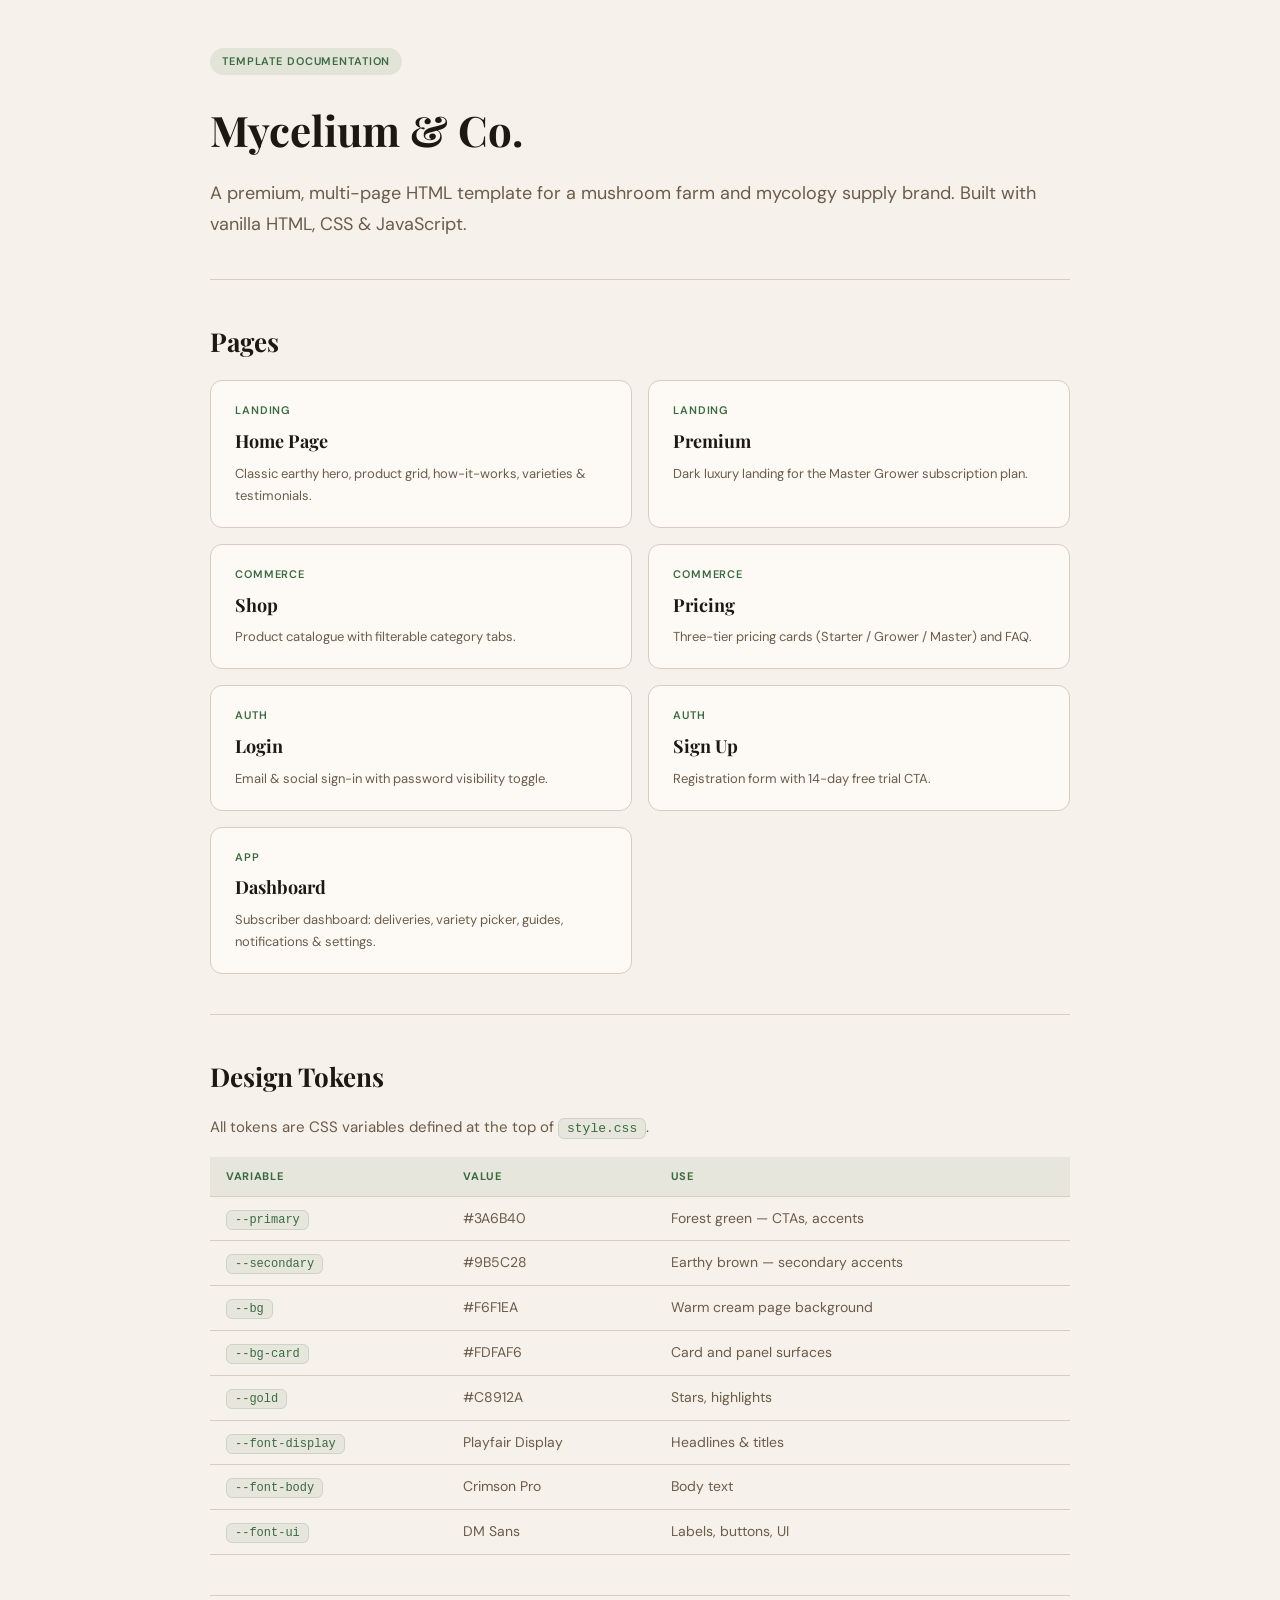
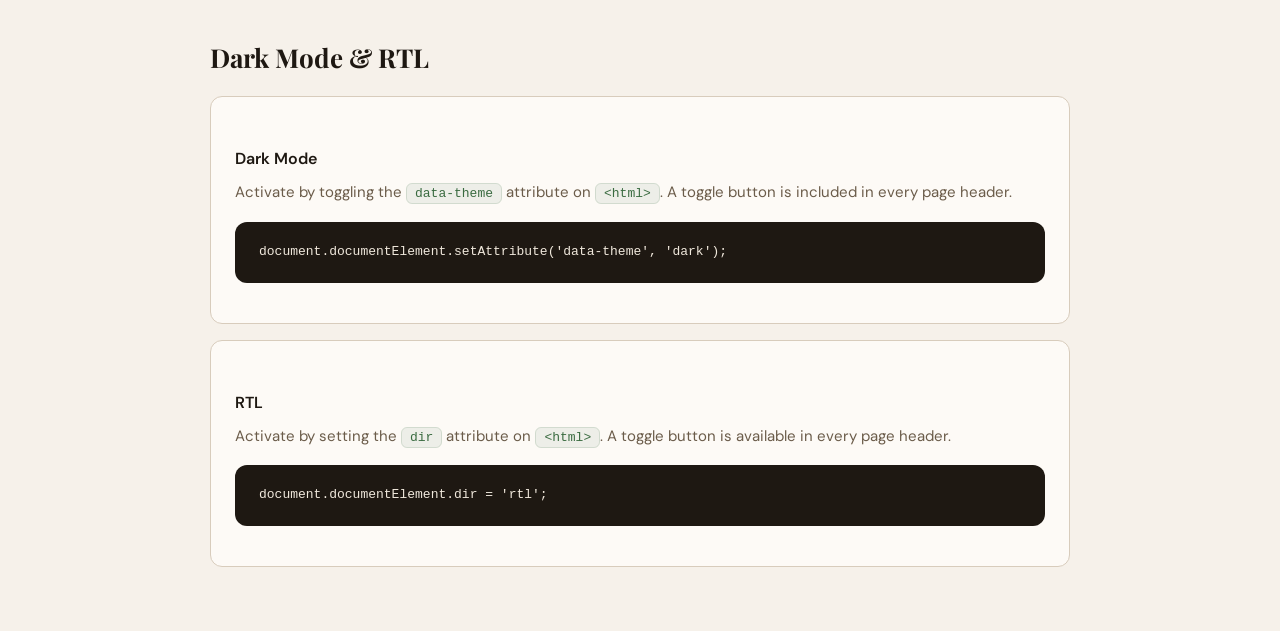
<file: documentation/index.html>
<!DOCTYPE html>
<html lang="en" data-theme="light">
<head>
  <meta charset="UTF-8">
  <meta name="viewport" content="width=device-width, initial-scale=1.0">
  <title>Documentation | Mycelium &amp; Co. Template</title>
  <link rel="preconnect" href="https://fonts.googleapis.com">
  <link href="https://fonts.googleapis.com/css2?family=Playfair+Display:wght@700&family=DM+Sans:wght@300;400;500;600&display=swap" rel="stylesheet">
  <style>
    :root { --primary: #3A6B40; --bg: #F6F1EA; --bg-card: #FDFAF6; --text: #1E1812; --text-muted: #6B5C4A; --border: #D8CCBC; --radius: 12px; }
    * { box-sizing: border-box; margin: 0; padding: 0; }
    body { font-family: 'DM Sans', sans-serif; background: var(--bg); color: var(--text); font-size: 15px; line-height: 1.7; padding: 48px 24px; }
    .wrap { max-width: 860px; margin: 0 auto; }
    h1 { font-family: 'Playfair Display', serif; font-size: 42px; color: var(--text); margin-bottom: 12px; }
    h2 { font-family: 'Playfair Display', serif; font-size: 26px; color: var(--text); margin: 40px 0 16px; }
    h3 { font-size: 16px; font-weight: 600; color: var(--text); margin: 24px 0 8px; }
    p { color: var(--text-muted); margin-bottom: 16px; }
    .badge { display: inline-block; background: rgba(58,107,64,0.1); color: var(--primary); font-size: 11px; font-weight: 600; letter-spacing: 0.08em; text-transform: uppercase; padding: 4px 12px; border-radius: 100px; margin-bottom: 20px; }
    .card { background: var(--bg-card); border: 1px solid var(--border); border-radius: var(--radius); padding: 24px; margin-bottom: 16px; }
    .page-grid { display: grid; grid-template-columns: 1fr 1fr; gap: 16px; }
    .page-link { background: var(--bg-card); border: 1px solid var(--border); border-radius: var(--radius); padding: 20px 24px; text-decoration: none; color: var(--text); transition: box-shadow 0.2s, transform 0.2s; display: block; }
    .page-link:hover { box-shadow: 0 4px 20px rgba(30,24,18,0.12); transform: translateY(-2px); }
    .page-link-label { font-size: 11px; text-transform: uppercase; letter-spacing: 0.08em; color: var(--primary); margin-bottom: 6px; font-weight: 600; }
    .page-link-title { font-family: 'Playfair Display', serif; font-size: 18px; font-weight: 700; margin-bottom: 6px; }
    .page-link-desc { font-size: 13px; color: var(--text-muted); }
    code { background: rgba(58,107,64,0.08); border: 1px solid rgba(58,107,64,0.15); border-radius: 6px; padding: 2px 8px; font-family: monospace; font-size: 13px; color: var(--primary); }
    pre { background: #1E1812; color: #F0E8DC; border-radius: var(--radius); padding: 20px 24px; overflow-x: auto; font-size: 13px; line-height: 1.6; margin: 16px 0; }
    table { width: 100%; border-collapse: collapse; margin: 16px 0; }
    th { background: rgba(58,107,64,0.08); font-size: 11px; text-transform: uppercase; letter-spacing: 0.06em; color: var(--primary); padding: 10px 16px; text-align: left; border-bottom: 1px solid var(--border); }
    td { padding: 10px 16px; border-bottom: 1px solid var(--border); font-size: 14px; color: var(--text-muted); }
    td code { font-size: 12px; }
    .divider { border: none; border-top: 1px solid var(--border); margin: 40px 0; }
  </style>
  <link rel="icon" href="data:image/svg+xml,<svg xmlns=%22http://www.w3.org/2000/svg%22 viewBox=%220 0 100 100%22><text y=%22.9em%22 font-size=%2290%22>🍄</text></svg>">
</head>
<body>
  <div class="wrap">
    <div class="badge">Template Documentation</div>
    <h1>Mycelium &amp; Co.</h1>
    <p style="font-size:18px;margin-bottom:40px;">A premium, multi-page HTML template for a mushroom farm and mycology supply brand. Built with vanilla HTML, CSS &amp; JavaScript.</p>

    <hr class="divider">

    <h2>Pages</h2>
    <div class="page-grid">
      <a href="../pages/index.html" class="page-link">
        <div class="page-link-label">Landing</div>
        <div class="page-link-title">Home Page</div>
        <div class="page-link-desc">Classic earthy hero, product grid, how-it-works, varieties &amp; testimonials.</div>
      </a>
      <a href="../pages/premium.html" class="page-link">
        <div class="page-link-label">Landing</div>
        <div class="page-link-title">Premium</div>
        <div class="page-link-desc">Dark luxury landing for the Master Grower subscription plan.</div>
      </a>
      <a href="../pages/shop.html" class="page-link">
        <div class="page-link-label">Commerce</div>
        <div class="page-link-title">Shop</div>
        <div class="page-link-desc">Product catalogue with filterable category tabs.</div>
      </a>
      <a href="../pages/pricing.html" class="page-link">
        <div class="page-link-label">Commerce</div>
        <div class="page-link-title">Pricing</div>
        <div class="page-link-desc">Three-tier pricing cards (Starter / Grower / Master) and FAQ.</div>
      </a>
      <a href="../pages/login.html" class="page-link">
        <div class="page-link-label">Auth</div>
        <div class="page-link-title">Login</div>
        <div class="page-link-desc">Email &amp; social sign-in with password visibility toggle.</div>
      </a>
      <a href="../pages/signup.html" class="page-link">
        <div class="page-link-label">Auth</div>
        <div class="page-link-title">Sign Up</div>
        <div class="page-link-desc">Registration form with 14-day free trial CTA.</div>
      </a>
      <a href="../pages/dashboard.html" class="page-link">
        <div class="page-link-label">App</div>
        <div class="page-link-title">Dashboard</div>
        <div class="page-link-desc">Subscriber dashboard: deliveries, variety picker, guides, notifications &amp; settings.</div>
      </a>
    </div>

    <hr class="divider">

    <h2>Design Tokens</h2>
    <p>All tokens are CSS variables defined at the top of <code>style.css</code>.</p>
    <table>
      <tr><th>Variable</th><th>Value</th><th>Use</th></tr>
      <tr><td><code>--primary</code></td><td>#3A6B40</td><td>Forest green — CTAs, accents</td></tr>
      <tr><td><code>--secondary</code></td><td>#9B5C28</td><td>Earthy brown — secondary accents</td></tr>
      <tr><td><code>--bg</code></td><td>#F6F1EA</td><td>Warm cream page background</td></tr>
      <tr><td><code>--bg-card</code></td><td>#FDFAF6</td><td>Card and panel surfaces</td></tr>
      <tr><td><code>--gold</code></td><td>#C8912A</td><td>Stars, highlights</td></tr>
      <tr><td><code>--font-display</code></td><td>Playfair Display</td><td>Headlines &amp; titles</td></tr>
      <tr><td><code>--font-body</code></td><td>Crimson Pro</td><td>Body text</td></tr>
      <tr><td><code>--font-ui</code></td><td>DM Sans</td><td>Labels, buttons, UI</td></tr>
    </table>

    <hr class="divider">

    <h2>Dark Mode &amp; RTL</h2>
    <div class="card">
      <h3>Dark Mode</h3>
      <p>Activate by toggling the <code>data-theme</code> attribute on <code>&lt;html&gt;</code>. A toggle button is included in every page header.</p>
      <pre>document.documentElement.setAttribute('data-theme', 'dark');</pre>
    </div>
    <div class="card">
      <h3>RTL</h3>
      <p>Activate by setting the <code>dir</code> attribute on <code>&lt;html&gt;</code>. A toggle button is available in every page header.</p>
      <pre>document.documentElement.dir = 'rtl';</pre>
    </div>
  </div>
</body>
</html>
</file>
